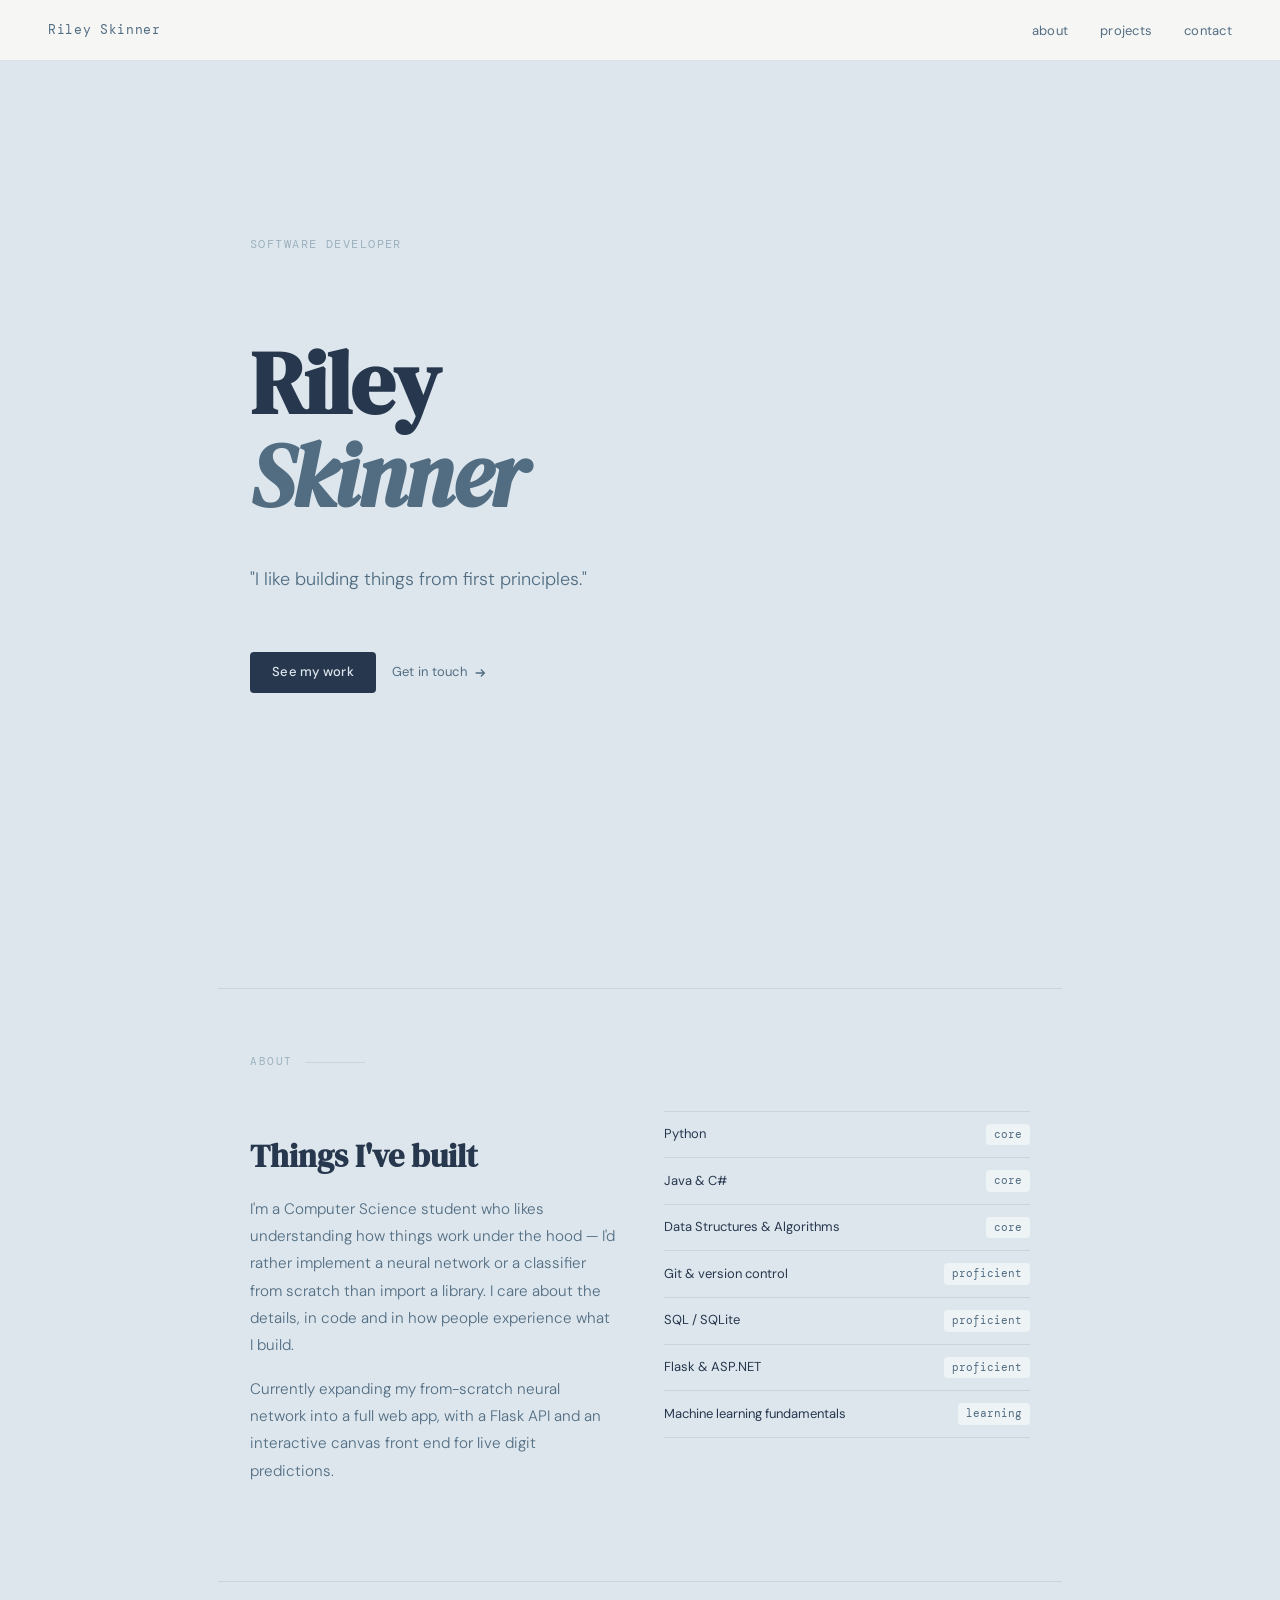
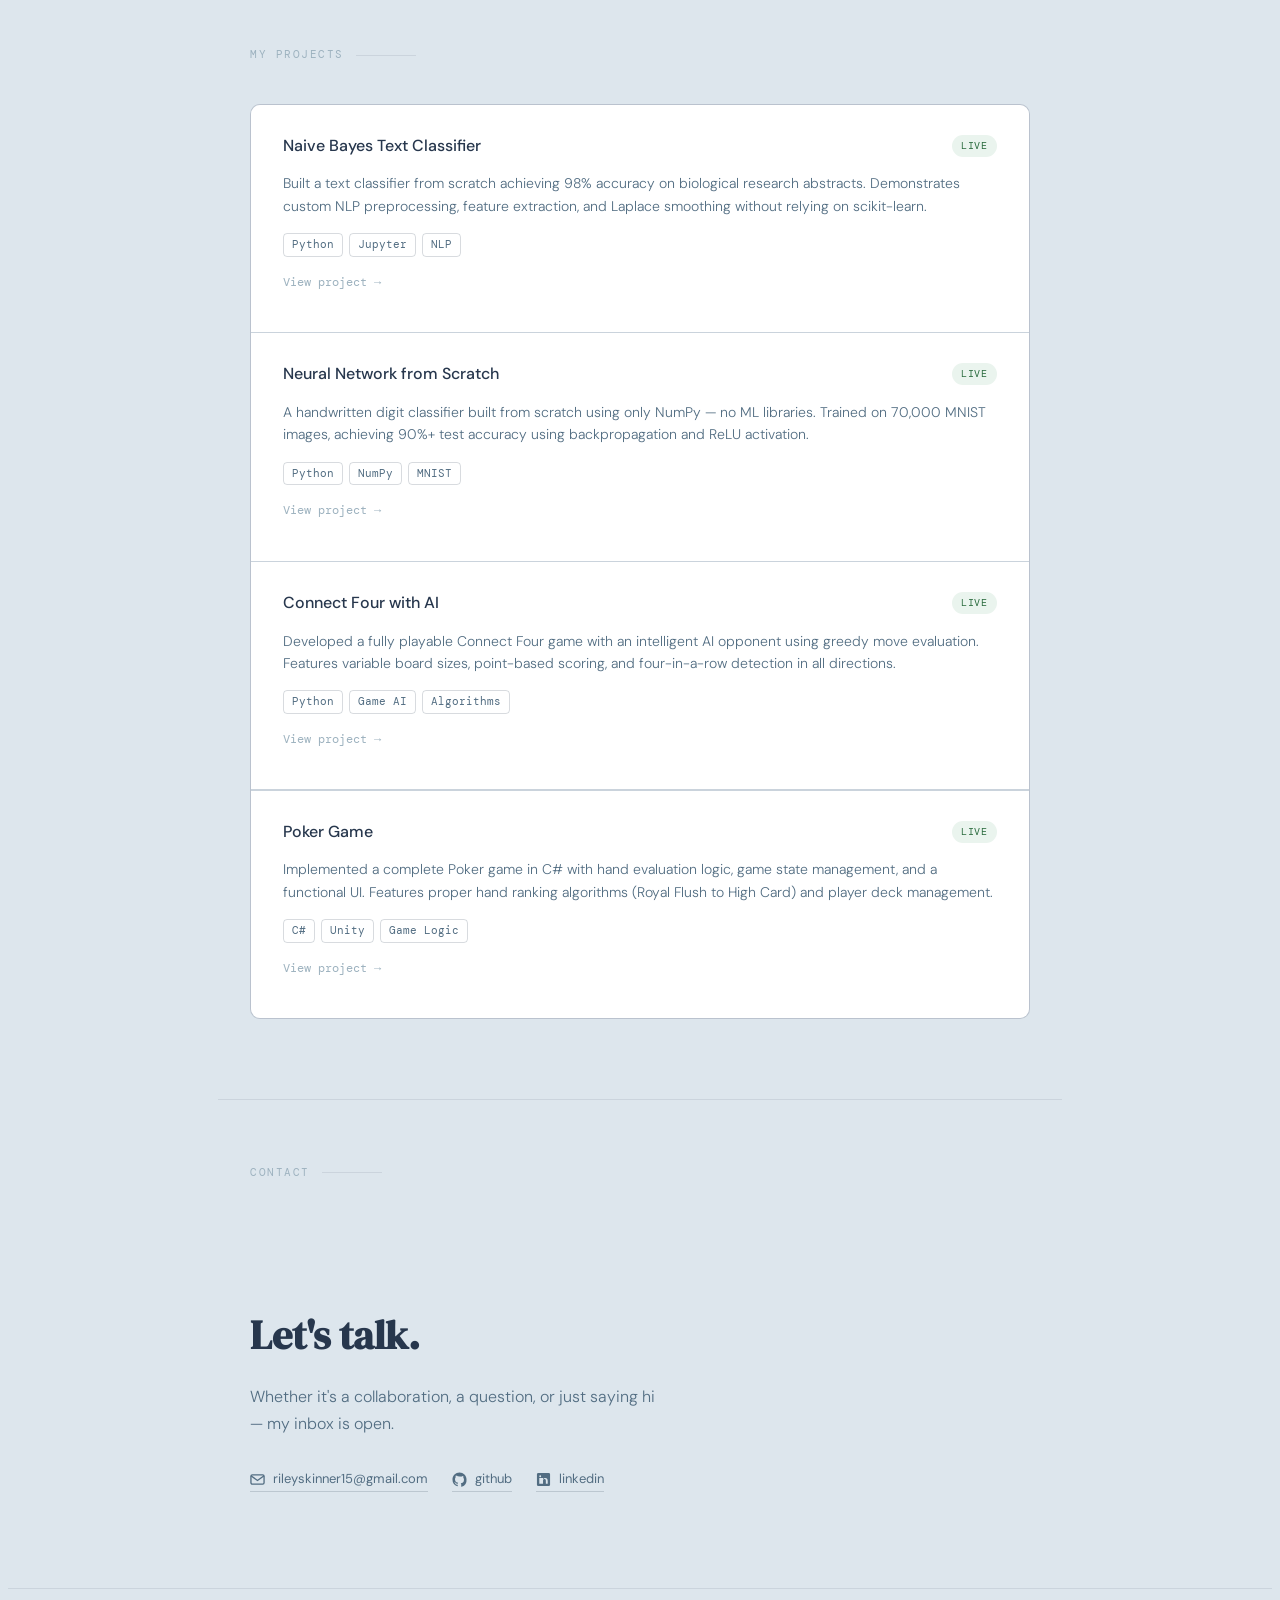
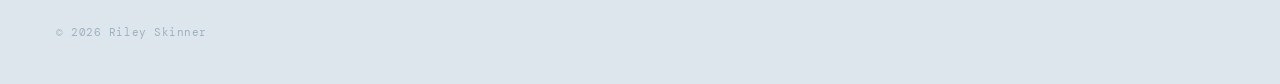
<file: index.html>
<!DOCTYPE html>
<html lang="en">
<head>
<meta charset="UTF-8">
<meta name="viewport" content="width=device-width, initial-scale=1.0">
<title>Portfolio</title>
<link rel="preconnect" href="https://fonts.googleapis.com">
<link rel="preconnect" href="https://fonts.gstatic.com" crossorigin>
<link href="https://fonts.googleapis.com/css2?family=DM+Serif+Display:ital@0;1&family=DM+Mono:wght@300;400&family=DM+Sans:wght@300;400;500&display=swap" rel="stylesheet">
<link rel="stylesheet" href="styles.css">
</head>
<body>

<nav>
  <a class="nav-logo" href="#hero">Riley Skinner</a>
  <ul class="nav-links">
    <li><a href="#about">about</a></li>
    <li><a href="#projects">projects</a></li>
    <li><a href="#contact">contact</a></li>
  </ul>
</nav>

<!-- HERO -->
<div id="hero" style="padding: 0 2rem;">
  <p class="hero-eyebrow">Software Developer</p>
  <h1 class="hero-name">Riley<br><em>Skinner</em></h1>
  <p class="hero-tagline">"I like building things from first principles."</p>
  <div class="hero-cta">
    <a href="#projects" class="btn-primary">See my work</a>
    <a href="#contact" class="btn-ghost">
      Get in touch
      <svg viewBox="0 0 16 16" fill="none" stroke="currentColor" stroke-width="1.5"><path d="M3 8h10M9 4l4 4-4 4"/></svg>
    </a>
  </div>
</div>

<!-- ABOUT -->
<div class="section-divider"></div>
<section id="about">
  <p class="section-label">About</p>
  <div class="about-grid">
    <div class="about-text">
      <h2>Things I've built</h2>
      <p>I'm a Computer Science student who likes understanding how things work under the hood — I'd rather implement a neural network or a classifier from scratch than import a library. I care about the details, in code and in how people experience what I build.</p>
      <p>Currently expanding my from-scratch neural network into a full web app, with a Flask API and an interactive canvas front end for live digit predictions.</p>
    </div>
    <div class="skills-list">
      <div class="skill-item">
        <span class="skill-name">Python</span>
        <span class="skill-tag">core</span>
      </div>
      <div class="skill-item">
        <span class="skill-name">Java & C#</span>
        <span class="skill-tag">core</span>
      </div>
      <div class="skill-item">
        <span class="skill-name">Data Structures & Algorithms</span>
        <span class="skill-tag">core</span>
      </div>
      <div class="skill-item">
        <span class="skill-name">Git & version control</span>
        <span class="skill-tag">proficient</span>
      </div>
      <div class="skill-item">
        <span class="skill-name">SQL / SQLite</span>
        <span class="skill-tag">proficient</span>
      </div>
      <div class="skill-item">
        <span class="skill-name">Flask & ASP.NET</span>
        <span class="skill-tag">proficient</span>
      </div>
      <div class="skill-item">
        <span class="skill-name">Machine learning fundamentals</span>
        <span class="skill-tag">learning</span>
      </div>
    </div>
  </div>
</section>

<!-- PROJECTS -->
<div class="section-divider"></div>
<section id="projects">
  <p class="section-label">My Projects</p>

  <div class="projects-grid">

    <a href="https://github.com/Ryguy1024/Naive-Bayes-Text-Classifier" class="project-card">
      <div class="project-header">
        <span class="project-title">Naive Bayes Text Classifier</span>
        <span class="project-status status-live">Live</span>
      </div>
      <p class="project-desc">Built a text classifier from scratch achieving 98% accuracy on biological research abstracts. Demonstrates custom NLP preprocessing, feature extraction, and Laplace smoothing without relying on scikit-learn.</p>
      <div class="project-tags">
        <span class="tag">Python</span>
        <span class="tag">Jupyter</span>
        <span class="tag">NLP</span>
      </div>
      <p class="project-arrow">View project →</p>
    </a>

    <a href="https://github.com/Ryguy1024/Neural-Network" class="project-card">
      <div class="project-header">
        <span class="project-title">Neural Network from Scratch</span>
        <span class="project-status status-live">Live</span>
      </div>
      <p class="project-desc">A handwritten digit classifier built from scratch using only NumPy — no ML libraries. Trained on 70,000 MNIST images, achieving 90%+ test accuracy using backpropagation and ReLU activation.</p>
      <div class="project-tags">
        <span class="tag">Python</span>
        <span class="tag">NumPy</span>
        <span class="tag">MNIST</span>
      </div>
      <p class="project-arrow">View project →</p>
    </a>
    
    <a href="https://github.com/Ryguy1024/Connect-Four-AI" class="project-card">
      <div class="project-header">
        <span class="project-title">Connect Four with AI</span>
        <span class="project-status status-live">Live</span>
      </div>
      <p class="project-desc">Developed a fully playable Connect Four game with an intelligent AI opponent using greedy move evaluation. Features variable board sizes, point-based scoring, and four-in-a-row detection in all directions.</p>
      <div class="project-tags">
        <span class="tag">Python</span>
        <span class="tag">Game AI</span>
        <span class="tag">Algorithms</span>
      </div>
      <p class="project-arrow">View project →</p>
    </a>

    <a href="https://github.com/Ryguy1024/Poker-Game" class="project-card">
      <div class="project-header">
        <span class="project-title">Poker Game</span>
        <span class="project-status status-live">Live</span>
      </div>
      <p class="project-desc">Implemented a complete Poker game in C# with hand evaluation logic, game state management, and a functional UI. Features proper hand ranking algorithms (Royal Flush to High Card) and player deck management.</p>
      <div class="project-tags">
        <span class="tag">C#</span>
        <span class="tag">Unity</span>
        <span class="tag">Game Logic</span>
      </div>
      <p class="project-arrow">View project →</p>
    </a>

  </div>
</section>

<!-- CONTACT -->
<div class="section-divider"></div>
<section id="contact">
  <p class="section-label">Contact</p>
  <div class="contact-block">
    <h2>Let's talk.</h2>
    <p>Whether it's a collaboration, a question, or just saying hi — my inbox is open.</p>
    <div class="contact-links">
      <a href="mailto:rileyskinner15@gmail.com" target="_blank" class="contact-link">
        <svg viewBox="0 0 16 16" fill="none" stroke="currentColor" stroke-width="1.4"><rect x="1" y="3" width="14" height="10" rx="1.5"/><path d="M1 4l7 5 7-5"/></svg>
        rileyskinner15@gmail.com
      </a>
      <a href="https://github.com/Ryguy1024" target="_blank" class="contact-link">
        <svg viewBox="0 0 16 16" fill="currentColor"><path d="M8 .5C3.86.5.5 3.86.5 8a7.5 7.5 0 005.14 7.12c.38.07.52-.16.52-.36v-1.26c-2.1.46-2.54-.9-2.54-.9-.34-.87-.83-1.1-.83-1.1-.68-.46.05-.45.05-.45.75.05 1.15.77 1.15.77.67 1.15 1.75.82 2.18.63.07-.49.26-.82.47-1.01-1.67-.19-3.43-.83-3.43-3.7 0-.82.29-1.49.77-2.01-.08-.19-.34-.95.07-1.98 0 0 .63-.2 2.06.77A7.18 7.18 0 018 4.73c.64 0 1.28.09 1.88.25 1.43-.97 2.06-.77 2.06-.77.41 1.03.15 1.79.07 1.98.48.52.77 1.19.77 2.01 0 2.88-1.76 3.51-3.44 3.7.27.23.51.69.51 1.39v2.06c0 .2.14.44.52.36A7.5 7.5 0 0015.5 8C15.5 3.86 12.14.5 8 .5z"/></svg>
        github
      </a>
      <a href="https://www.linkedin.com/in/riley-skinner-002770339" target="_blank" class="contact-link">
        <svg viewBox="0 0 16 16" fill="currentColor"><path d="M13.5 1h-11A1.5 1.5 0 001 2.5v11A1.5 1.5 0 002.5 15h11a1.5 1.5 0 001.5-1.5v-11A1.5 1.5 0 0013.5 1zM5.5 12.5h-2v-6h2v6zM4.5 5.5a1 1 0 110-2 1 1 0 010 2zm8 7h-2V9c0-.83-.67-1.5-1.5-1.5S7.5 8.17 7.5 9v3.5h-2v-6h2V7.6A2.99 2.99 0 0110 6.5c1.65 0 2.5 1.35 2.5 3v3z"/></svg>
        linkedin
      </a>
    </div>
  </div>
</section>

<footer>
  <p>© 2026 Riley Skinner</p>
</footer>

</body>
</html>
</file>
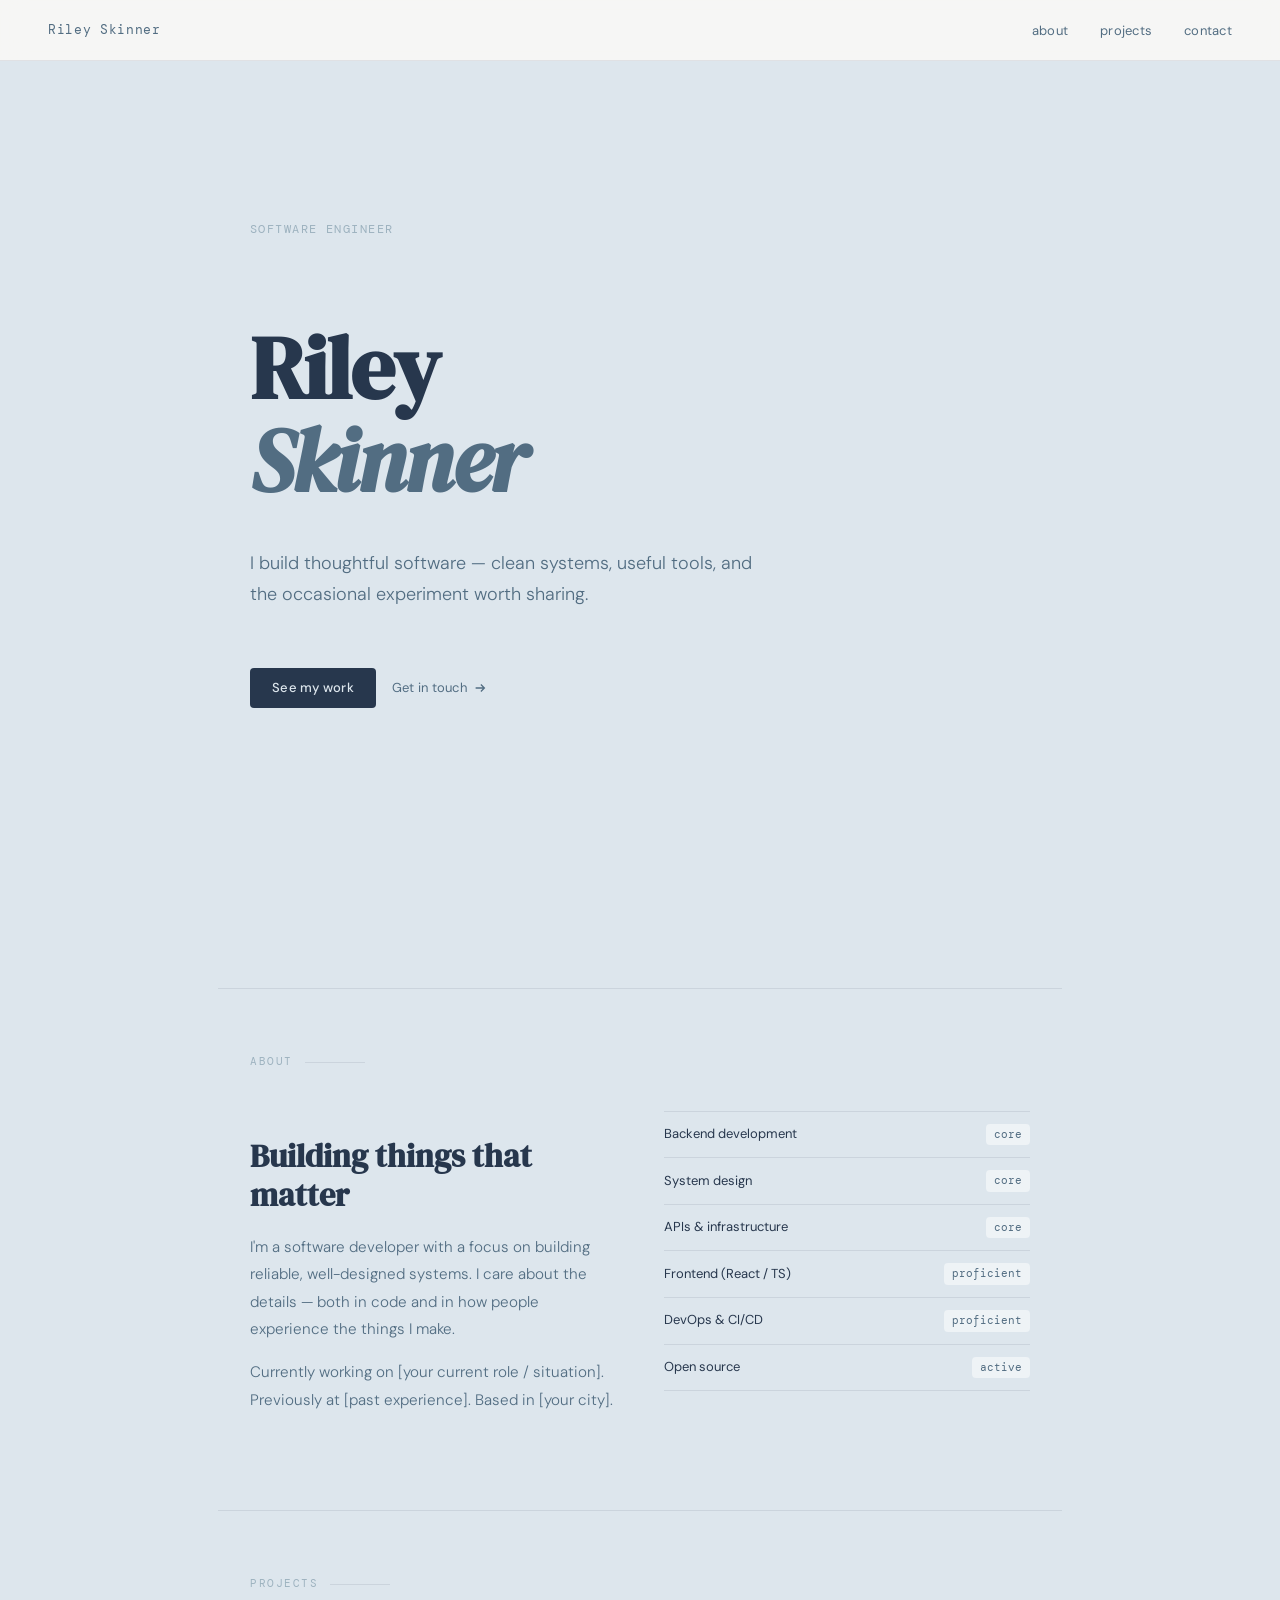
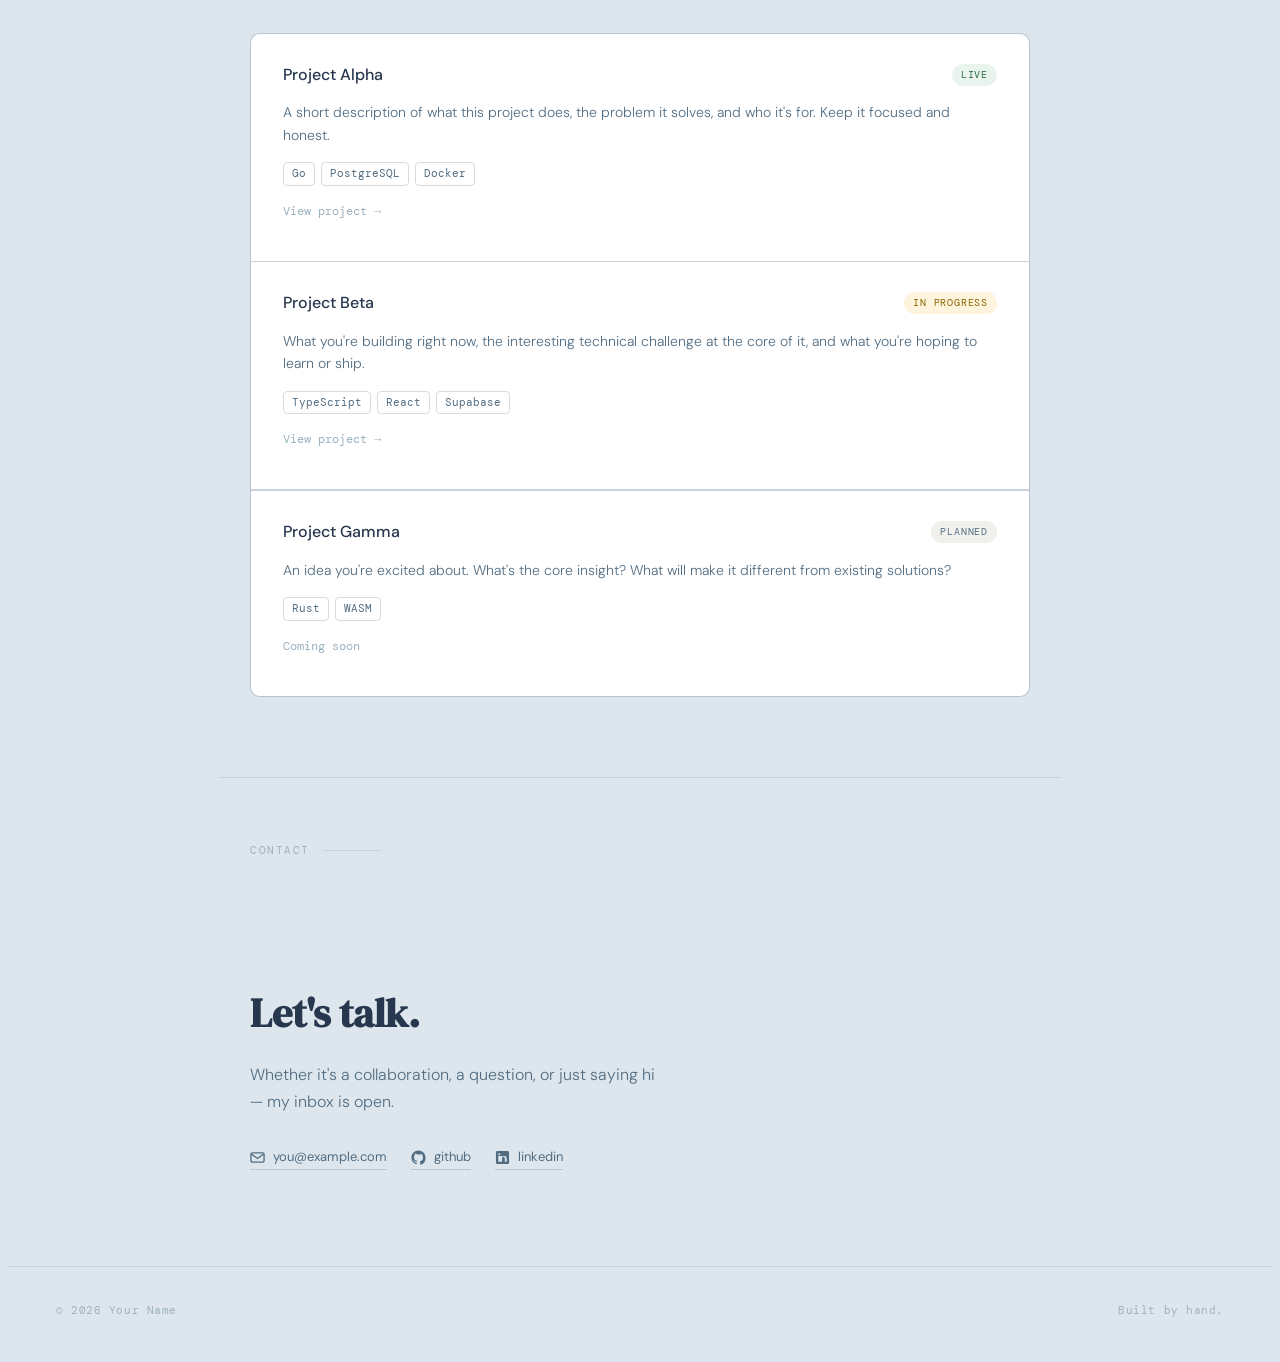
<file: Portfolio_Webiste.html>
<!DOCTYPE html>
<html lang="en">
<head>
<meta charset="UTF-8">
<meta name="viewport" content="width=device-width, initial-scale=1.0">
<title>Portfolio</title>
<link rel="preconnect" href="https://fonts.googleapis.com">
<link rel="preconnect" href="https://fonts.gstatic.com" crossorigin>
<link href="https://fonts.googleapis.com/css2?family=DM+Serif+Display:ital@0;1&family=DM+Mono:wght@300;400&family=DM+Sans:wght@300;400;500&display=swap" rel="stylesheet">
<link rel="stylesheet" href="styles.css">
</head>
<body>

<nav>
  <a class="nav-logo" href="#hero">Riley Skinner</a>
  <ul class="nav-links">
    <li><a href="#about">about</a></li>
    <li><a href="#projects">projects</a></li>
    <li><a href="#contact">contact</a></li>
  </ul>
</nav>

<!-- HERO -->
<div id="hero" style="padding: 0 2rem;">
  <p class="hero-eyebrow">Software Engineer</p>
  <h1 class="hero-name">Riley<br><em>Skinner</em></h1>
  <p class="hero-tagline">I build thoughtful software — clean systems, useful tools, and the occasional experiment worth sharing.</p>
  <div class="hero-cta">
    <a href="#projects" class="btn-primary">See my work</a>
    <a href="#contact" class="btn-ghost">
      Get in touch
      <svg viewBox="0 0 16 16" fill="none" stroke="currentColor" stroke-width="1.5"><path d="M3 8h10M9 4l4 4-4 4"/></svg>
    </a>
  </div>
</div>

<!-- ABOUT -->
<div class="section-divider"></div>
<section id="about">
  <p class="section-label">About</p>
  <div class="about-grid">
    <div class="about-text">
      <h2>Building things that matter</h2>
      <p>I'm a software developer with a focus on building reliable, well-designed systems. I care about the details — both in code and in how people experience the things I make.</p>
      <p>Currently working on [your current role / situation]. Previously at [past experience]. Based in [your city].</p>
    </div>
    <div class="skills-list">
      <div class="skill-item">
        <span class="skill-name">Backend development</span>
        <span class="skill-tag">core</span>
      </div>
      <div class="skill-item">
        <span class="skill-name">System design</span>
        <span class="skill-tag">core</span>
      </div>
      <div class="skill-item">
        <span class="skill-name">APIs & infrastructure</span>
        <span class="skill-tag">core</span>
      </div>
      <div class="skill-item">
        <span class="skill-name">Frontend (React / TS)</span>
        <span class="skill-tag">proficient</span>
      </div>
      <div class="skill-item">
        <span class="skill-name">DevOps & CI/CD</span>
        <span class="skill-tag">proficient</span>
      </div>
      <div class="skill-item">
        <span class="skill-name">Open source</span>
        <span class="skill-tag">active</span>
      </div>
    </div>
  </div>
</section>

<!-- PROJECTS -->
<div class="section-divider"></div>
<section id="projects">
  <p class="section-label">Projects</p>

  <div class="projects-grid">

    <a href="#" class="project-card">
      <div class="project-header">
        <span class="project-title">Project Alpha</span>
        <span class="project-status status-live">Live</span>
      </div>
      <p class="project-desc">A short description of what this project does, the problem it solves, and who it's for. Keep it focused and honest.</p>
      <div class="project-tags">
        <span class="tag">Go</span>
        <span class="tag">PostgreSQL</span>
        <span class="tag">Docker</span>
      </div>
      <p class="project-arrow">View project →</p>
    </a>

    <a href="#" class="project-card">
      <div class="project-header">
        <span class="project-title">Project Beta</span>
        <span class="project-status status-wip">In progress</span>
      </div>
      <p class="project-desc">What you're building right now, the interesting technical challenge at the core of it, and what you're hoping to learn or ship.</p>
      <div class="project-tags">
        <span class="tag">TypeScript</span>
        <span class="tag">React</span>
        <span class="tag">Supabase</span>
      </div>
      <p class="project-arrow">View project →</p>
    </a>

    <a href="#" class="project-card">
      <div class="project-header">
        <span class="project-title">Project Gamma</span>
        <span class="project-status status-planned">Planned</span>
      </div>
      <p class="project-desc">An idea you're excited about. What's the core insight? What will make it different from existing solutions?</p>
      <div class="project-tags">
        <span class="tag">Rust</span>
        <span class="tag">WASM</span>
      </div>
      <p class="project-arrow">Coming soon</p>
    </a>

  </div>
</section>

<!-- CONTACT -->
<div class="section-divider"></div>
<section id="contact">
  <p class="section-label">Contact</p>
  <div class="contact-block">
    <h2>Let's talk.</h2>
    <p>Whether it's a collaboration, a question, or just saying hi — my inbox is open.</p>
    <div class="contact-links">
      <a href="mailto:you@example.com" class="contact-link">
        <svg viewBox="0 0 16 16" fill="none" stroke="currentColor" stroke-width="1.4"><rect x="1" y="3" width="14" height="10" rx="1.5"/><path d="M1 4l7 5 7-5"/></svg>
        you@example.com
      </a>
      <a href="https://github.com/" target="_blank" class="contact-link">
        <svg viewBox="0 0 16 16" fill="currentColor"><path d="M8 .5C3.86.5.5 3.86.5 8a7.5 7.5 0 005.14 7.12c.38.07.52-.16.52-.36v-1.26c-2.1.46-2.54-.9-2.54-.9-.34-.87-.83-1.1-.83-1.1-.68-.46.05-.45.05-.45.75.05 1.15.77 1.15.77.67 1.15 1.75.82 2.18.63.07-.49.26-.82.47-1.01-1.67-.19-3.43-.83-3.43-3.7 0-.82.29-1.49.77-2.01-.08-.19-.34-.95.07-1.98 0 0 .63-.2 2.06.77A7.18 7.18 0 018 4.73c.64 0 1.28.09 1.88.25 1.43-.97 2.06-.77 2.06-.77.41 1.03.15 1.79.07 1.98.48.52.77 1.19.77 2.01 0 2.88-1.76 3.51-3.44 3.7.27.23.51.69.51 1.39v2.06c0 .2.14.44.52.36A7.5 7.5 0 0015.5 8C15.5 3.86 12.14.5 8 .5z"/></svg>
        github
      </a>
      <a href="https://linkedin.com/" target="_blank" class="contact-link">
        <svg viewBox="0 0 16 16" fill="currentColor"><path d="M13.5 1h-11A1.5 1.5 0 001 2.5v11A1.5 1.5 0 002.5 15h11a1.5 1.5 0 001.5-1.5v-11A1.5 1.5 0 0013.5 1zM5.5 12.5h-2v-6h2v6zM4.5 5.5a1 1 0 110-2 1 1 0 010 2zm8 7h-2V9c0-.83-.67-1.5-1.5-1.5S7.5 8.17 7.5 9v3.5h-2v-6h2V7.6A2.99 2.99 0 0110 6.5c1.65 0 2.5 1.35 2.5 3v3z"/></svg>
        linkedin
      </a>
    </div>
  </div>
</section>

<footer>
  <p>© 2026 Your Name</p>
  <p>Built by hand.</p>
</footer>

</body>
</html>
</file>
<file: styles.css>
<style>
  *, *::before, *::after { box-sizing: border-box; margin: 0; padding: 0; }

  :root {
    --bg: #DDE6ED;
    --surface: #ffffff;
    --ink: #27374D;
    --ink-muted: #526D82;
    --ink-faint: #9DB2BF;
    --accent: #526D82;
    --accent-light: #eef3f6;
    --border: rgba(39,55,77,0.1);
    --border-strong: rgba(39,55,77,0.18);
    --radius: 4px;
    --radius-lg: 10px;
    --mono: 'DM Mono', monospace;
    --serif: 'DM Serif Display', serif;
    --sans: 'DM Sans', sans-serif;
  }

  html { scroll-behavior: smooth; }

  body {
    font-family: var(--sans);
    background: var(--bg);
    color: var(--ink);
    font-size: 16px;
    line-height: 1.6;
    -webkit-font-smoothing: antialiased;
  }

  /* NAV */
  nav {
    position: fixed;
    top: 0; left: 0; right: 0;
    z-index: 100;
    display: flex;
    align-items: center;
    justify-content: space-between;
    padding: 0 3rem;
    height: 60px;
    background: rgba(249,248,245,0.9);
    backdrop-filter: blur(12px);
    border-bottom: 0.5px solid var(--border);
  }

  .nav-logo {
    font-family: var(--mono);
    font-size: 13px;
    color: var(--ink-muted);
    text-decoration: none;
    letter-spacing: 0.05em;
  }

  .nav-links {
    display: flex;
    gap: 2rem;
    list-style: none;
  }

  .nav-links a {
    font-size: 13px;
    font-weight: 400;
    color: var(--ink-muted);
    text-decoration: none;
    letter-spacing: 0.02em;
    transition: color 0.2s;
  }

  .nav-links a:hover { color: var(--ink); }

  /* SECTIONS */
  section {
    max-width: 780px;
    margin: 0 auto;
    padding: 0 2rem;
  }

  /* HERO */
  #hero {
    min-height: 100vh;
    display: flex;
    flex-direction: column;
    justify-content: center;
    padding-top: 60px;
    max-width: 780px;
    margin: 0 auto;
  }

  .hero-eyebrow {
    font-family: var(--mono);
    font-size: 12px;
    color: var(--ink-faint);
    letter-spacing: 0.12em;
    text-transform: uppercase;
    margin-bottom: 1.5rem;
    animation: fadeUp 0.6s ease both;
  }

  .hero-name {
    font-family: var(--serif);
    font-size: clamp(3rem, 8vw, 5.5rem);
    line-height: 1.05;
    letter-spacing: -0.02em;
    color: var(--ink);
    margin-bottom: 1.5rem;
    animation: fadeUp 0.6s 0.1s ease both;
  }

  .hero-name em {
    font-style: italic;
    color: var(--accent);
  }

  .hero-tagline {
    font-size: 1.125rem;
    color: var(--ink-muted);
    max-width: 520px;
    line-height: 1.7;
    font-weight: 300;
    animation: fadeUp 0.6s 0.2s ease both;
  }

  .hero-cta {
    margin-top: 2.5rem;
    display: flex;
    gap: 1rem;
    align-items: center;
    animation: fadeUp 0.6s 0.3s ease both;
  }

  .btn-primary {
    display: inline-block;
    background: var(--ink);
    color: var(--bg);
    padding: 10px 22px;
    border-radius: var(--radius);
    font-size: 13px;
    font-weight: 500;
    text-decoration: none;
    letter-spacing: 0.02em;
    transition: opacity 0.2s, transform 0.2s;
  }

  .btn-primary:hover { opacity: 0.82; transform: translateY(-1px); }

  .btn-ghost {
    display: inline-flex;
    align-items: center;
    gap: 6px;
    font-size: 13px;
    color: var(--ink-muted);
    text-decoration: none;
    letter-spacing: 0.02em;
    transition: color 0.2s;
  }

  .btn-ghost:hover { color: var(--ink); }
  .btn-ghost svg { width: 14px; height: 14px; }

  /* DIVIDER */
  .section-divider {
    max-width: 780px;
    margin: 5rem auto 0;
    padding: 0 2rem;
    border-top: 0.5px solid var(--border);
  }

  /* SECTION HEADER */
  .section-label {
    font-family: var(--mono);
    font-size: 11px;
    letter-spacing: 0.14em;
    text-transform: uppercase;
    color: var(--ink-faint);
    margin-top: 4rem;
    margin-bottom: 2.5rem;
    display: flex;
    align-items: center;
    gap: 12px;
  }

  .section-label::after {
    content: '';
    flex: 1;
    height: 0.5px;
    background: var(--border);
    max-width: 60px;
  }

  /* ABOUT */
  .about-grid {
    display: grid;
    grid-template-columns: 1fr 1fr;
    gap: 3rem;
    margin-bottom: 2rem;
  }

  .about-text h2 {
    font-family: var(--serif);
    font-size: 2rem;
    line-height: 1.2;
    margin-bottom: 1.25rem;
    color: var(--ink);
  }

  .about-text p {
    color: var(--ink-muted);
    font-weight: 300;
    line-height: 1.8;
    font-size: 0.95rem;
    margin-bottom: 1rem;
  }

  .skills-list {
    display: flex;
    flex-direction: column;
    gap: 0;
  }

  .skill-item {
    display: flex;
    align-items: center;
    justify-content: space-between;
    padding: 12px 0;
    border-bottom: 0.5px solid var(--border);
    font-size: 13px;
  }

  .skill-item:first-child { border-top: 0.5px solid var(--border); }

  .skill-name { color: var(--ink); font-weight: 400; }
  .skill-tag {
    font-family: var(--mono);
    font-size: 11px;
    color: var(--accent);
    background: var(--accent-light);
    padding: 2px 8px;
    border-radius: var(--radius);
  }

  /* PROJECTS */
  .projects-grid {
    display: grid;
    gap: 1.5px;
    margin-bottom: 2rem;
    border: 0.5px solid var(--border);
    border-radius: var(--radius-lg);
    overflow: hidden;
    background: var(--border);
  }

  .project-card {
    background: var(--surface);
    padding: 1.75rem 2rem;
    cursor: pointer;
    transition: background 0.2s;
    text-decoration: none;
    display: block;
  }

  .project-card:hover { background: #fafaf8; }

  .project-header {
    display: flex;
    align-items: flex-start;
    justify-content: space-between;
    gap: 1rem;
    margin-bottom: 0.6rem;
  }

  .project-title {
    font-size: 1rem;
    font-weight: 500;
    color: var(--ink);
  }

  .project-status {
    font-family: var(--mono);
    font-size: 10px;
    letter-spacing: 0.08em;
    text-transform: uppercase;
    padding: 3px 9px;
    border-radius: 999px;
    flex-shrink: 0;
    margin-top: 2px;
  }

  .status-planned { background: #f0f0ec; color: var(--ink-muted); }
  .status-wip { background: #fef3dc; color: #8a6400; }
  .status-live { background: #eaf4ee; color: #2a6b3e; }

  .project-desc {
    font-size: 0.875rem;
    color: var(--ink-muted);
    font-weight: 300;
    line-height: 1.6;
    margin-bottom: 1rem;
  }

  .project-tags {
    display: flex;
    flex-wrap: wrap;
    gap: 6px;
  }

  .tag {
    font-family: var(--mono);
    font-size: 11px;
    color: var(--ink-muted);
    border: 0.5px solid var(--border-strong);
    padding: 2px 8px;
    border-radius: var(--radius);
  }

  .project-arrow {
    margin-top: 1rem;
    font-size: 12px;
    color: var(--ink-faint);
    font-family: var(--mono);
    display: flex;
    align-items: center;
    gap: 4px;
  }

  /* CONTACT */
  .contact-block {
    padding: 3rem 0 6rem;
  }

  .contact-block h2 {
    font-family: var(--serif);
    font-size: 2.5rem;
    margin-bottom: 0.75rem;
    color: var(--ink);
  }

  .contact-block p {
    color: var(--ink-muted);
    font-weight: 300;
    margin-bottom: 2rem;
    max-width: 420px;
    line-height: 1.7;
  }

  .contact-links {
    display: flex;
    gap: 1.5rem;
    flex-wrap: wrap;
  }

  .contact-link {
    display: flex;
    align-items: center;
    gap: 8px;
    font-size: 13px;
    color: var(--ink-muted);
    text-decoration: none;
    border-bottom: 0.5px solid var(--border-strong);
    padding-bottom: 1px;
    transition: color 0.2s, border-color 0.2s;
  }

  .contact-link:hover { color: var(--ink); border-color: var(--ink); }

  .contact-link svg { width: 15px; height: 15px; }

  /* FOOTER */
  footer {
    border-top: 0.5px solid var(--border);
    padding: 1.5rem 3rem;
    display: flex;
    justify-content: space-between;
    align-items: center;
  }

  footer p {
    font-family: var(--mono);
    font-size: 11px;
    color: var(--ink-faint);
    letter-spacing: 0.05em;
  }

  /* ANIMATIONS */
  @keyframes fadeUp {
    from { opacity: 0; transform: translateY(16px); }
    to { opacity: 1; transform: translateY(0); }
  }

  /* RESPONSIVE */
  @media (max-width: 640px) {
    nav { padding: 0 1.25rem; }
    section, .section-divider { padding: 0 1.25rem; }
    #hero { padding: 0 1.25rem; padding-top: 60px; }
    .about-grid { grid-template-columns: 1fr; gap: 2rem; }
    footer { padding: 1.5rem 1.25rem; flex-direction: column; gap: 0.5rem; text-align: center; }
    .project-card { padding: 1.25rem; }
  }
</style>
</file>
